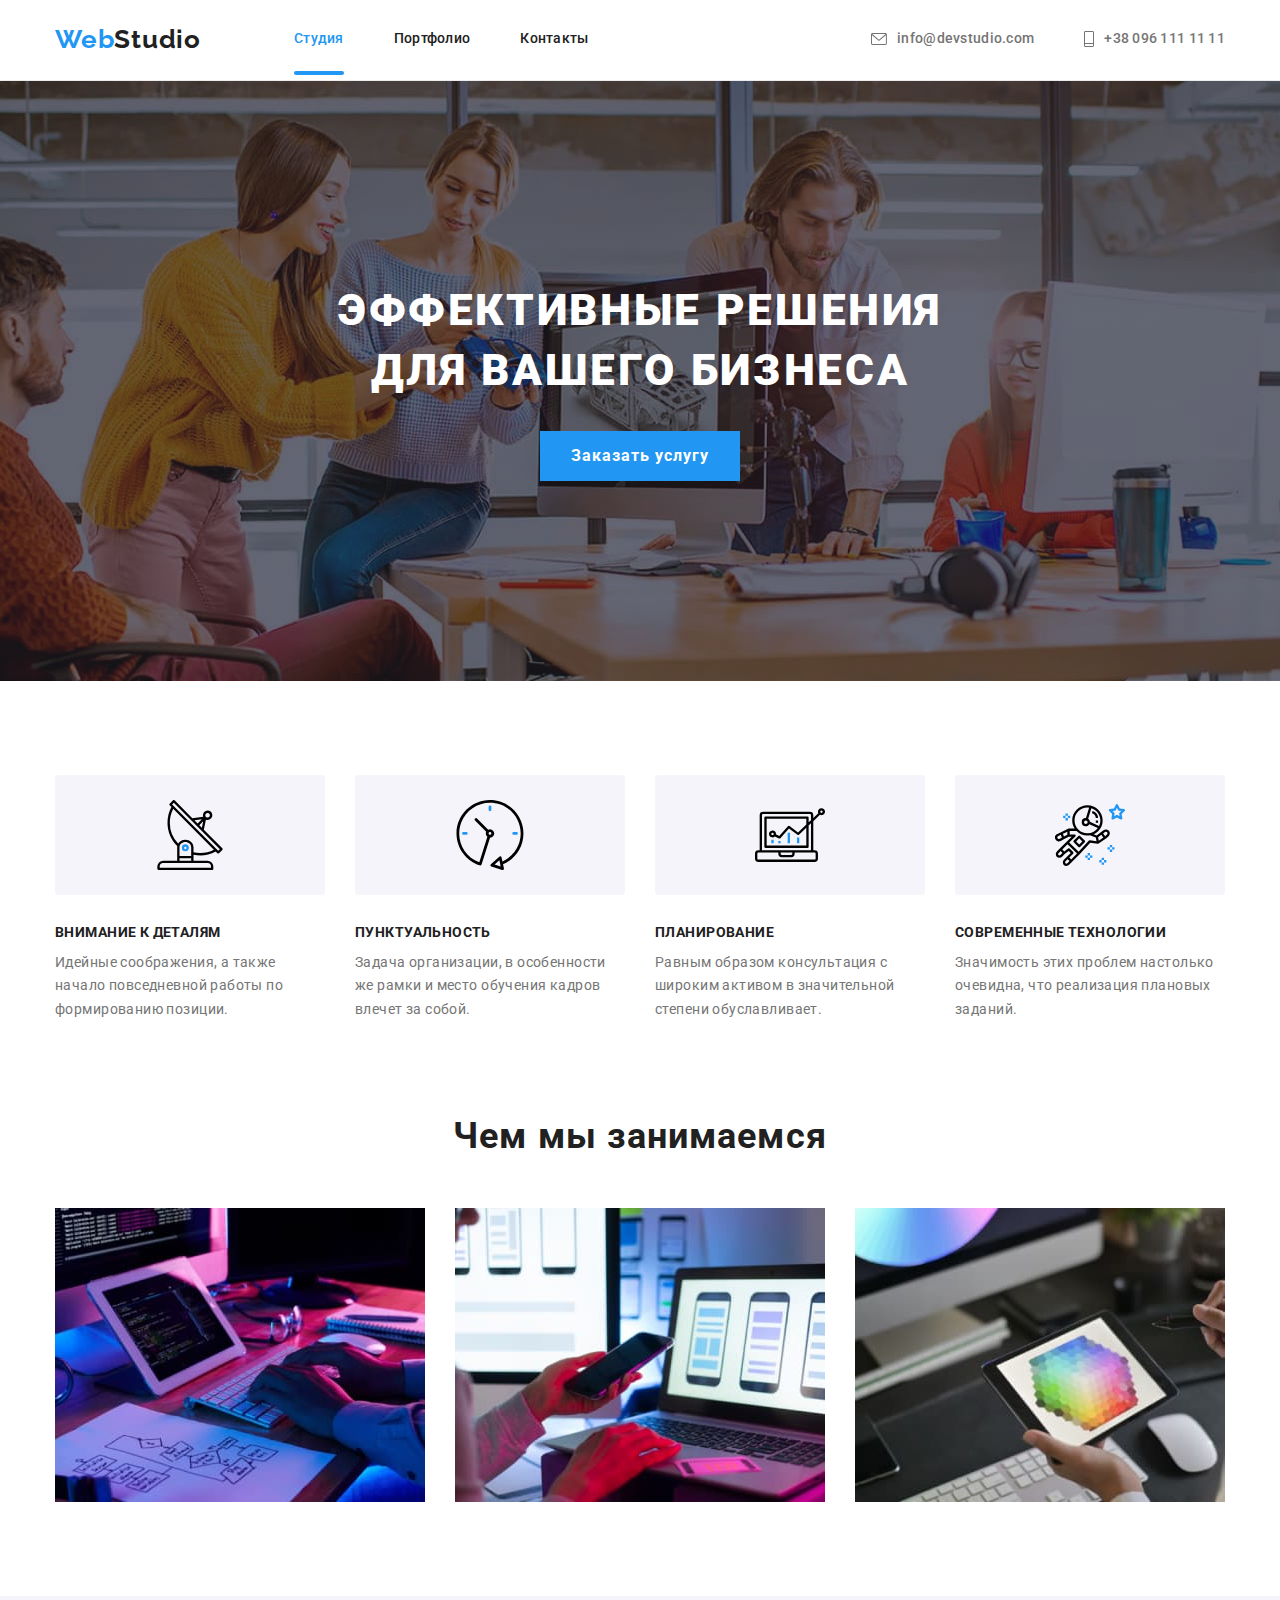
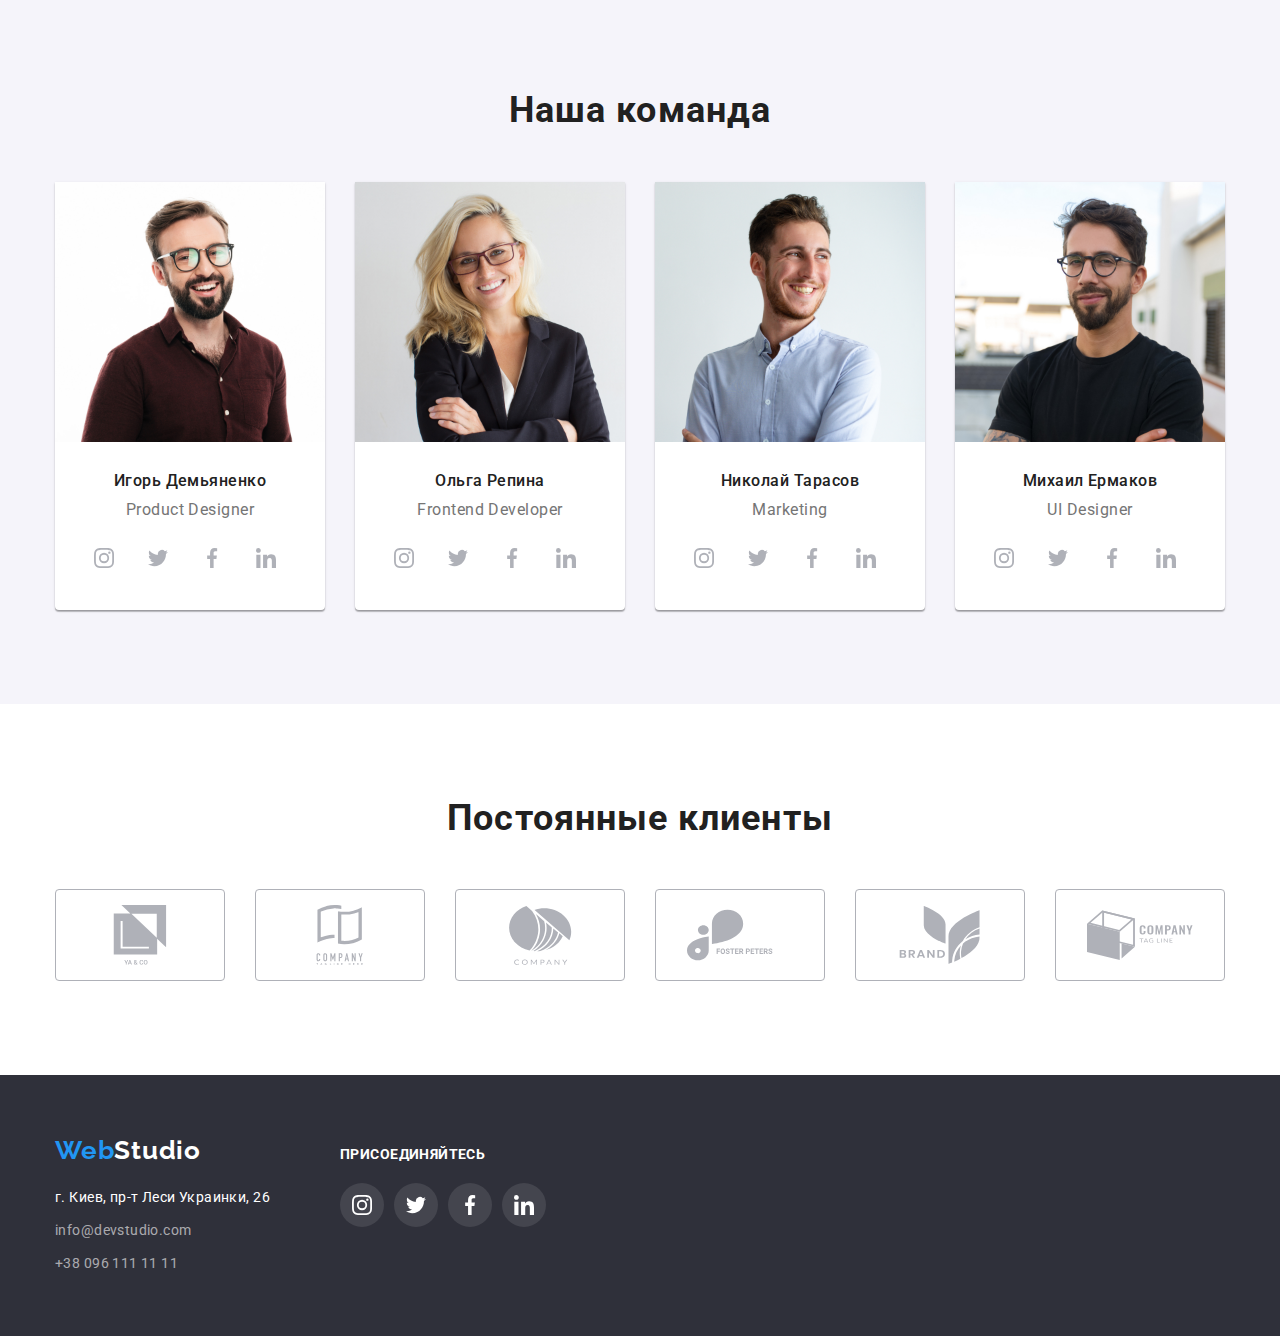
<file: index.html>
<!DOCTYPE html>
<html lang="ru">
<head>
    <meta charset="UTF-8">
    <meta http-equiv="X-UA-Compatible" content="IE=edge">
    <meta name="viewport" content="width=device-width, initial-scale=1.0">
    <title>Студия</title>
    <link rel="preconnect" href="https://fonts.googleapis.com">
    <link rel="preconnect" href="https://fonts.gstatic.com" crossorigin>
    <link href="https://fonts.googleapis.com/css2?family=Raleway:wght@700&family=Roboto:wght@400;500;700;900&display=swap" rel="stylesheet">
    <link rel="stylesheet" href="https://cdnjs.cloudflare.com/ajax/libs/modern-normalize/1.1.0/modern-normalize.min.css">
    <link rel="stylesheet" href="./css/styles.css">
</head>
<body>
    <!-- Шапка  -->
    <header class="header">
       <div class="container main-nav">
            <!-- Logo -->
            <a href="./index.html" class="header-logo link"><span class="prelogo">Web</span>Studio</a>
            <nav class="heder-nav">
            <!-- nav-menu -->
                <ul class="heder-nav-list list">
                    <li class="heder-item">
                        <a class="heder-link current link" href="./index.html">Студия</a>
                    </li>
                    <li class="heder-item">
                        <a class="heder-link link" href="./portfolio.html">Портфолио</a>
                    </li>
                    <li class="heder-item">
                        <a class="heder-link link" href="">Контакты</a>
                    </li>
                </ul>
            </nav>
            <!-- menu-contacts -->
            <ul class="nav-contacts list">
                <li class="nav-contacts-item">
                    <a class="heder-cont-link link" href="mailto:info@devstudio.com">
                        <svg class="heder-cont-icon" width="16px" height="12px">
                            <use href="./images/icons.svg#icon-mail"></use>
                        </svg>
                        info@devstudio.com
                    </a>
                </li>
                <li class="nav-contacts-item">
                    <a class="heder-cont-link link icon-phone" href="tel:+380961111111">
                        <svg class="heder-cont-icon" width="10px" height="16px">
                            <use href="./images/icons.svg#icon-phone"></use>
                        </svg>
                        +38 096 111 11 11
                    </a>
                </li>
            </ul> 
       </div>      
    </header>
    
    <!-- content-page -->
    <main class="main-content">
        <!-- hero -->
        <section class="hero-section">
            <div class="hero-content container">
                <h1 class="hero-title">Эффективные решения <br> для вашего бизнеса</h1>
                <button class="hero-btn" type="button" data-modal-open>Заказать услугу</button>
            </div>
        </section>
        <!-- About -->
        <section class="about-section">
            <div class="container">
                <h2 class="about-title visually-hidden">Особенности</h2>
                <ul class="about-list list">
                    <li class="about-item">
                        <div class="about-icons">
                            <svg class="about-icon">
                                <use href="./images/icons.svg#icon-antenna"></use>
                            </svg>
                        </div>
                        <h3 class="about-list-title">Внимание к деталям</h3>
                        <p class="about-list-text">Идейные соображения, а также начало повседневной работы по формированию позиции.</p>
                    </li>
                    <li class="about-item">
                        <div class="about-icons">
                            <svg class="about-icon">
                                <use href="./images/icons.svg#icon-clock"></use>
                            </svg>
                        </div>
                        <h3 class="about-list-title">Пунктуальность</h3>
                        <p class="about-list-text">Задача организации, в особенности же рамки и место обучения кадров влечет за собой.</p>
                    </li>
                    <li class="about-item">
                        <div class="about-icons">
                            <svg class="about-icon">
                                <use href="./images/icons.svg#icon-diagram"></use>
                            </svg>
                        </div>
                        <h3 class="about-list-title">Планирование</h3>
                        <p class="about-list-text">Равным образом консультация с широким активом в значительной степени обуславливает.</p>
                    </li>
                    <li class="about-item">
                        <div class="about-icons">
                            <svg class="about-icon">
                                <use href="./images/icons.svg#icon-astronaut"></use>
                            </svg>
                        </div>
                        <h3 class="about-list-title">Современные технологии</h3>
                        <p class="about-list-text">Значимость этих проблем настолько очевидна, что реализация плановых заданий.</p>
                    </li>
                </ul>
            </div>
        </section>
        <!-- service -->
        <section class="service-section">
            <div class="container">
                <h2 class="service-title section-title">Чем мы занимаемся</h2>
                
                <ul class="service-list list">
                    <li class="service-item">
                        <img src="./images/img1.jpg" alt="Набирает на клавиатуре" width=370>
                    </li>
                    
                    <li class="service-item">
                        <img src="./images/img2.jpg" alt="тестирует мобильные приложения" width=370>
                    </li>
                    
                    <li class="service-item">
                        <img src="./images/img3.jpg" alt="палитра цветов" width=370>
                    </li>
                </ul>
            </div>
        </section>
        <!-- Наша команда -->
        <section class="masters">
            <div class="container">
                <h2 class="masters-title section-title">Наша команда</h2>
                
                <ul class="masters-list list">
                    <li class="masters-item">
                        <article class="card">
                            <div class="masters-item-card">
                                <img src="./images/img4.jpg" alt="Игорь Демьяненко" width="270">
                                <h3 class="masters-item-title">Игорь Демьяненко</h3>
                                <p lang="en" class="masters-item-text">Product Designer</p>
                                <ul class="masters-soc-list list">
                                    <li class="masters-soc-item">
                                        <a href="" class="masters-soc-link">
                                            <svg class="masters-soc-icon">
                                                <use href="./images/icons.svg#icon-instagram"></usehref></use>
                                            </svg>
                                        </a>
                                    </li>
                                    <li class="masters-soc-item">
                                        <a href="" class="masters-soc-link">
                                            <svg class="masters-soc-icon">
                                                <use href="./images/icons.svg#icon-twitter"></use>
                                            </svg>
                                        </a>
                                    </li>
                                    <li class="masters-soc-item">
                                        <a href="" class="masters-soc-link">
                                            <svg class="masters-soc-icon">
                                                <use href="./images/icons.svg#icon-facebook"></use>
                                            </svg>
                                        </a>
                                    </li>
                                    <li class="masters-soc-item">
                                        <a href="" class="masters-soc-link">
                                            <svg class="masters-soc-icon">
                                                <use href="./images/icons.svg#icon-linkedin"></use>
                                            </svg>
                                        </a>
                                    </li>
                                </ul>
                            </div>
                        </article>                       
                    </li>

                    <li class="masters-item">
                        <article class="card">
                            <div class="masters-item-card">
                                <img src="./images/img5.jpg" alt="Ольга Репина" width="270">
                                <h3 class="masters-item-title">Ольга Репина</h3>
                                <p lang="en" class="masters-item-text">Frontend Developer</p>
                                <ul class="masters-soc-list list">
                                    <li class="masters-soc-item">
                                        <a href="" class="masters-soc-link">
                                            <svg class="masters-soc-icon">
                                                <use href="./images/icons.svg#icon-instagram"></usehref></use>
                                            </svg>
                                        </a>
                                    </li>
                                    <li class="masters-soc-item">
                                        <a href="" class="masters-soc-link">
                                            <svg class="masters-soc-icon">
                                                <use href="./images/icons.svg#icon-twitter"></use>
                                            </svg>
                                        </a>
                                    </li>
                                    <li class="masters-soc-item">
                                        <a href="" class="masters-soc-link">
                                            <svg class="masters-soc-icon">
                                                <use href="./images/icons.svg#icon-facebook"></use>
                                            </svg>
                                        </a>
                                    </li>
                                    <li class="masters-soc-item">
                                        <a href="" class="masters-soc-link">
                                            <svg class="masters-soc-icon">
                                                <use href="./images/icons.svg#icon-linkedin"></use>
                                            </svg>
                                        </a>
                                    </li>
                                </ul>
                            </div>
                        </article>                        
                    </li>

                    <li class="masters-item">
                        <article class="card">
                            <div class="masters-item-card">
                                <img src="./images/img6.jpg" alt="Николай Тарасов" width="270">
                                <h3 class="masters-item-title">Николай Тарасов</h3>
                                <p lang="en" class="masters-item-text">Marketing</p>
                                <ul class="masters-soc-list list">
                                    <li class="masters-soc-item">
                                        <a href="" class="masters-soc-link">
                                            <svg class="masters-soc-icon">
                                                <use href="./images/icons.svg#icon-instagram"></usehref></use>
                                            </svg>
                                        </a>
                                    </li>
                                    <li class="masters-soc-item">
                                        <a href="" class="masters-soc-link">
                                            <svg class="masters-soc-icon">
                                                <use href="./images/icons.svg#icon-twitter"></use>
                                            </svg>
                                        </a>
                                    </li>
                                    <li class="masters-soc-item">
                                        <a href="" class="masters-soc-link">
                                            <svg class="masters-soc-icon">
                                                <use href="./images/icons.svg#icon-facebook"></use>
                                            </svg>
                                        </a>
                                    </li>
                                    <li class="masters-soc-item">
                                        <a href="" class="masters-soc-link">
                                            <svg class="masters-soc-icon">
                                                <use href="./images/icons.svg#icon-linkedin"></use>
                                            </svg>
                                        </a>
                                    </li>
                                </ul>
                            </div>
                        </article>                        
                    </li>

                    <li class="masters-item">
                        <article class="card">
                            <div class="masters-item-card">
                             <img src="./images/img7.jpg" alt="Михаил Ермаков" width="270">
                             <h3 class="masters-item-title">Михаил Ермаков</h3>
                             <p lang="en" class="masters-item-text">UI Designer</p>
                             <ul class="masters-soc-list list">
                                <li class="masters-soc-item">
                                    <a href="" class="masters-soc-link">
                                        <svg class="masters-soc-icon">
                                            <use href="./images/icons.svg#icon-instagram"></usehref></use>
                                        </svg>
                                    </a>
                                </li>
                                <li class="masters-soc-item">
                                    <a href="" class="masters-soc-link">
                                        <svg class="masters-soc-icon">
                                            <use href="./images/icons.svg#icon-twitter"></use>
                                        </svg>
                                    </a>
                                </li>
                                <li class="masters-soc-item">
                                    <a href="" class="masters-soc-link">
                                        <svg class="masters-soc-icon">
                                            <use href="./images/icons.svg#icon-facebook"></use>
                                        </svg>
                                    </a>
                                </li>
                                <li class="masters-soc-item">
                                    <a href="" class="masters-soc-link">
                                        <svg class="masters-soc-icon">
                                            <use href="./images/icons.svg#icon-linkedin"></use>
                                        </svg>
                                    </a>
                                </li>
                            </ul>
                            </div>
                        </article>                        
                    </li>
                </ul>
            </div>
        </section>
        <!-- -------customers------- -->
        <section class="customers">
            <div class="container">
                <h2 class="customers-title section-title">
                    Постоянные клиенты
                </h2>
                <ul class="customers-list list">
                    <li class="customers-item">
                        <a href="" class="customers-item-link link">
                            <svg class="customers-icon">
                                <use href="./images/icons.svg#icon-yaco"></use>
                            </svg>
                        </a>
                        
                    </li>
                    <li class="customers-item">
                        <a href="" class="customers-item-link link">
                            <svg class="customers-icon">
                                <use href="./images/icons.svg#icon-taglinehere"></use>
                            </svg>
                        </a>
                        
                    </li>
                    <li class="customers-item">
                        <a href="" class="customers-item-link link">
                            <svg class="customers-icon">
                                <use href="./images/icons.svg#icon-company"></use>
                            </svg>
                        </a>
                    </li>
                    <li class="customers-item">
                        <a href="" class="customers-item-link link">
                            <svg class="customers-icon">
                                <use href="./images/icons.svg#icon-foster"></use>
                            </svg>
                        </a>
                    </li>
                    <li class="customers-item">
                        <a href="" class="customers-item-link link">
                            <svg class="customers-icon">
                                <use href="./images/icons.svg#icon-brand"></use>
                            </svg>
                        </a>
                    </li>
                    <li class="customers-item">
                        <a href="" class="customers-item-link link">
                            <svg class="customers-icon">
                                <use href="./images/icons.svg#icon-tagline"></use>
                            </svg>
                        </a>
                    </li>
                </ul>
            </div>
        </section>
    </main>
    <!-- Footer page  -->
    <footer class="footer">
        <div class="container container-footer">
            <div class="container-adress">
                <a class="footer-logo link" href="">
                    <span class="prelogo">Web</span>Studio
                </a>
                <address class="footer-adress">
                    г. Киев, пр-т Леси Украинки, 26
                </address>
                <ul class="footer-list list">
                    <li class="footer-item">
                        <a class="footer-cont link" href="mailto:info@devstudio.com">info@devstudio.com</a>
                    </li>
                    <li class="footer-item">
                        <a class="footer-cont link" href="tel:+380961111111">+38 096 111 11 11</a>
                    </li>
                </ul>
            </div>
        
            <div class="footer-soc">
                <h3 class="footer-soc-title">
                    присоединяйтесь
                </h3>
                <ul class="footer-soc-list list">
                    <li class="footer-soc-item">
                        <a href="https://www.instagram.com/" class="footer-soc-link link">
                            <svg class="footer-soc-icon">
                                <use href="./images/icons.svg#icon-instagram"></use>
                            </svg>
                        </a>  
                    </li>
                    <li class="footer-soc-item">
                        <a href="https://twitter.com/" class="footer-soc-link link">
                            <svg class="footer-soc-icon">
                                <use href="./images/icons.svg#icon-twitter"></use>
                            </svg>
                        </a>
                    </li>
                    <li class="footer-soc-item">
                        <a href="https://www.facebook.com/" class="footer-soc-link link">
                            <svg class="footer-soc-icon">
                                    <use href="./images/icons.svg#icon-facebook"></use>
                            </svg>
                        </a>
                    </li>
                    <li class="footer-soc-item">
                        <a href="https://ua.linkedin.com/" class="footer-soc-link link">
                            <svg class="footer-soc-icon">
                                <use href="./images/icons.svg#icon-linkedin"></use>
                            </svg>
                        </a>
                    </li>
                </ul>
            </div>
        </div>    
    </footer>
    <div class="backdrop is-hidden" data-modal>
        <div class="modal">
            <button class="modal-close-btn" data-modal-close>
                <svg class="icon-colse-btn" width="18" height="18">
                    <use href="./images/icons.svg#icon-close-btn"></use>
                </svg>
            </button>
        </div>
    </div>
    <script src="./js/modal.js"></script>
</body> 
</html>
</file>
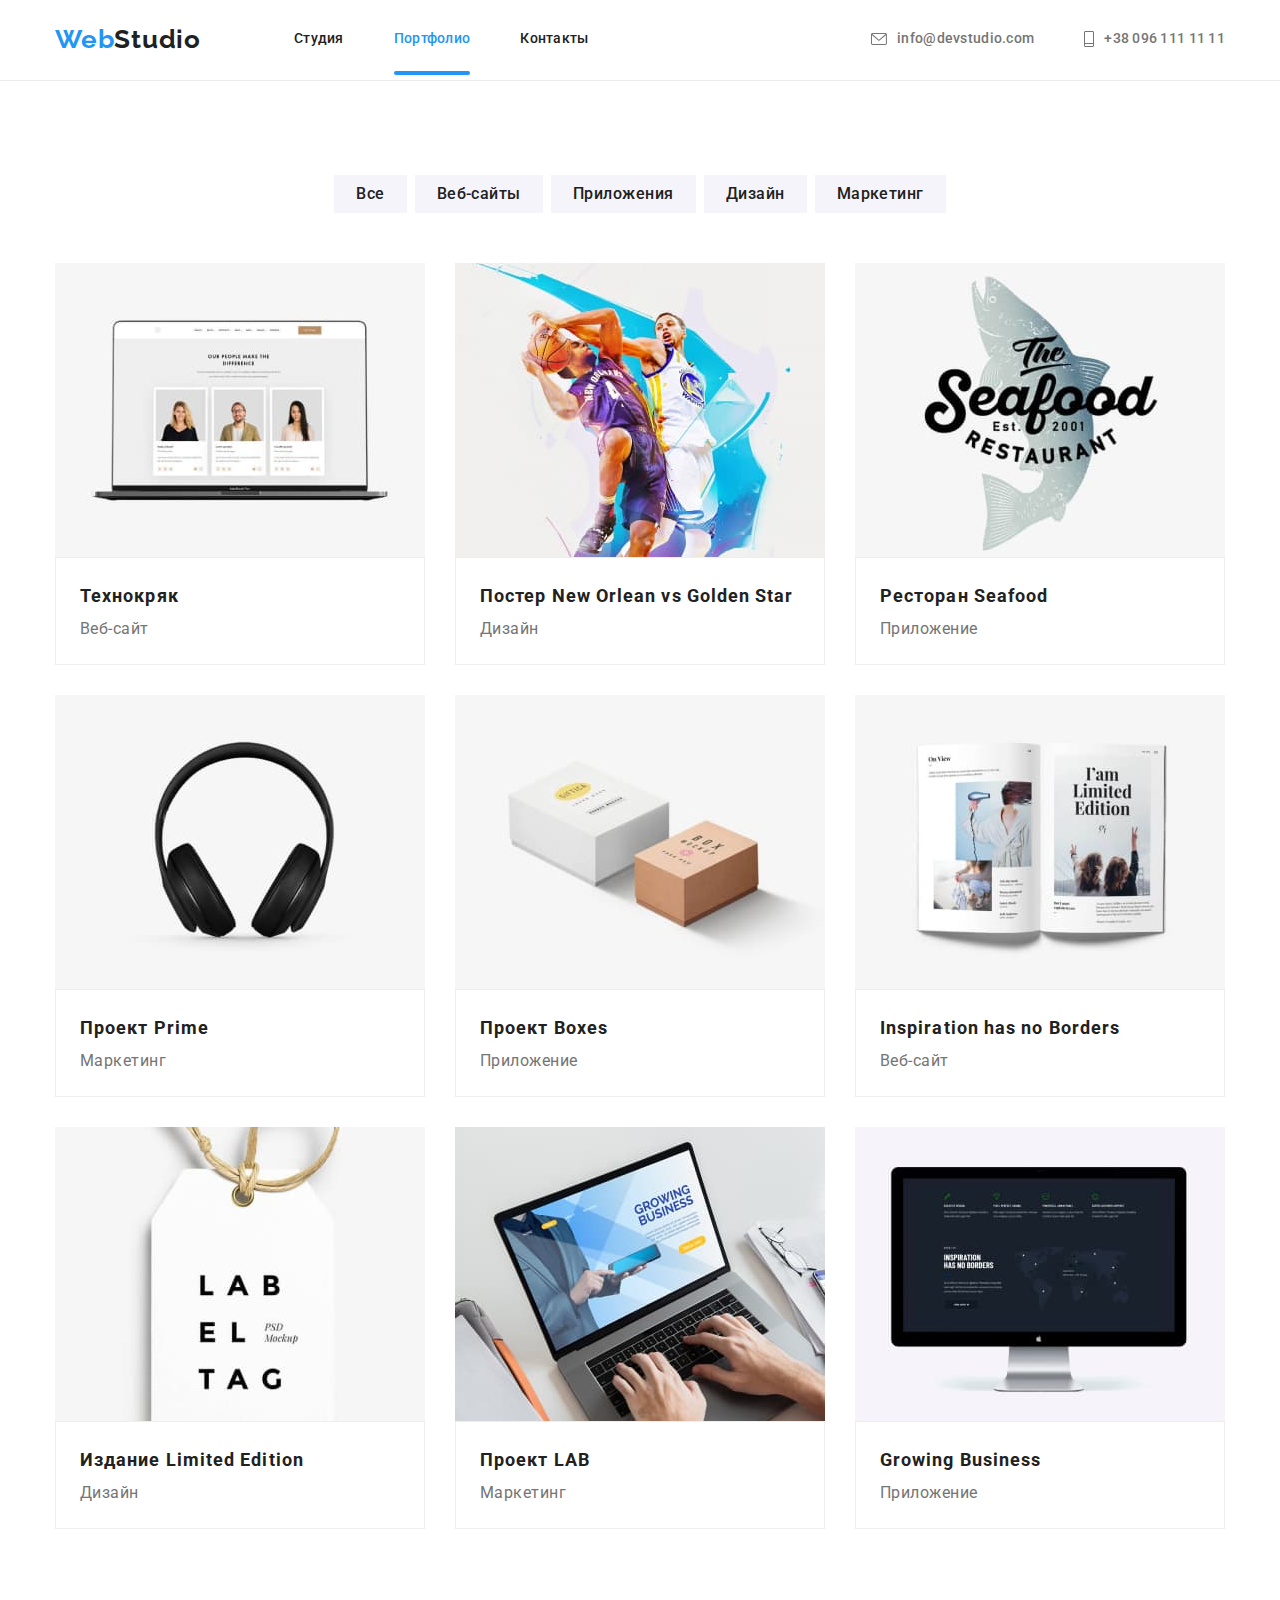
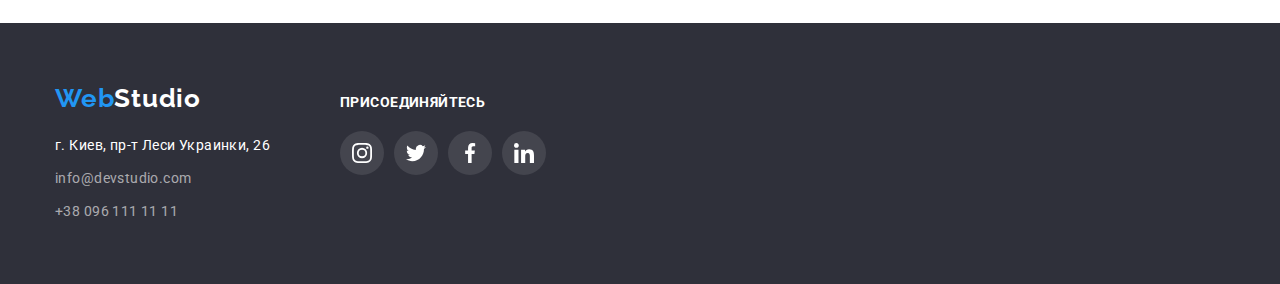
<file: portfolio.html>
<!DOCTYPE html>
<html lang="ru">
<head>
    <meta charset="UTF-8">
    <meta http-equiv="X-UA-Compatible" content="IE=edge">
    <meta name="viewport" content="width=device-width, initial-scale=1.0">
    <title>Поптфолио</title>
    <link rel="preconnect" href="https://fonts.googleapis.com">
    <link rel="preconnect" href="https://fonts.gstatic.com" crossorigin>
    <link href="https://fonts.googleapis.com/css2?family=Raleway:wght@700&family=Roboto:wght@400;500;700;900&display=swap" rel="stylesheet">
    <link rel="stylesheet" href="https://cdnjs.cloudflare.com/ajax/libs/modern-normalize/1.1.0/modern-normalize.min.css">
    <link rel="stylesheet" href="./css/styles.css">
</head>
<body>
    <!------- HEDER----  -->
    <header class="header">
        <div class="container main-nav">
        <!-- Logo -->
        <a href="./index.html" class="header-logo link"><span class="prelogo">Web</span>Studio</a>
        <nav class="heder-nav">
        <!-- nav-menu -->
            <ul class="heder-nav-list list">
                <li class="heder-item">
                    <a class="heder-link link" href="./index.html">Студия</a>
                </li>
                <li class="heder-item">
                    <a class="heder-link link current" href="./portfolio.html">Портфолио</a>
                </li>
                <li class="heder-item">
                    <a class="heder-link link" href="">Контакты</a>
                </li>
            </ul>
        </nav>
        <!-- menu-contacts -->
        <ul class="nav-contacts list">
            <li class="nav-contacts-item">
                <a class="heder-cont-link link" href="mailto:info@devstudio.com">
                    <svg class="heder-cont-icon" width="16px" height="12px">
                        <use href="./images/icons.svg#icon-mail"></use>
                    </svg>
                    info@devstudio.com
                </a>
            </li>
            <li class="nav-contacts-item" >
                <a class="heder-cont-link link icon-phone" href="tel:+380961111111" >
                    <svg class="heder-cont-icon" width="10px" height="16px">
                        <use href="./images/icons.svg#icon-phone"></use>
                    </svg>
                    +38 096 111 11 11
                </a>
            </li>
        </ul> 
   </div>      
    </header>
    
    <!-- content-page -->
    <main class="main-portfolio">
        <!-- -------filter-btn (fbtn)----- -->
            <div class="container">
                <ul class="fbtn-list list">
                    <li class="fbtn-item">
                        <button class="filter-btn" type="button">Все</button>
                    </li>
                    <li class="fbtn-item">
                        <button class="filter-btn" type="button">Веб-сайты</button>
                    </li>
                    <li class="fbtn-item">
                        <button class="filter-btn" type="button">Приложения</button>
                    </li>
                    <li class="fbtn-item">
                        <button class="filter-btn" type="button">Дизайн</button>
                    </li>
                    <li class="fbtn-item">
                        <button class="filter-btn" type="button">Маркетинг</button>
                    </li>
                </ul>
            </div>
            <!-- --------Cards------ -->
            <div class="container">
                <ul class="cards-list list">
                    <li class="card-item">
                        <a class="card-link link" href="">
                            <div class="card-top-wrap">
                                <img src="./images/portfolio/portfolio-card-1.jpg" alt="Технокряк" width="370">
                                <p class="card-backgraund-text">Ресурс предлагает комплексные предложения с разным уровнем функционала и сервисов. Все это позволит посетителю получить исчерпывающие сведения о компании или частном лице.</p>
                            </div>
                            
                            <div class="card-item-deskripion">
                                <h2 class="card-title">Технокряк</h2>
                                <p class="card-text">Веб-сайт</p>
                                
                            </div>                            
                        </a>
                    </li>
                    <li class="card-item">
                        <a class="card-link link" href="">
                            <img src="./images/portfolio/portfolio-card-2.jpg" alt="Постер New Orlean" width="370">
                            <div class="card-item-deskripion">
                                <h2 class="card-title">Постер New Orlean vs Golden Star</h2>
                                <p class="card-text">Дизайн</p>
                                <p class="card-backgraundtext visually-hidden">Lorem ipsum dolor sit amet consectetur adipisicing elit. Asperiores necessitatibus non hic laudantium, incidunt harum, itaque quo tempore doloremque beatae aspernatur expedita, atque quae eius culpa. Magni quaerat repellendus vitae.</p>
                            </div>                            
                        </a>
                    </li>
                    <li class="card-item">
                        <a class="card-link link" href="">
                            <img src="./images/portfolio/portfolio-card-3.jpg" alt="Ресторан Seafood" width="370">
                            <div class="card-item-deskripion">
                                <h2 class="card-title">Ресторан Seafood</h2>
                                <p class="card-text">Приложение</p>
                                <p class="card-backgraundtext visually-hidden">Lorem ipsum dolor sit amet consectetur adipisicing elit. Asperiores necessitatibus non hic laudantium, incidunt harum, itaque quo tempore doloremque beatae aspernatur expedita, atque quae eius culpa. Magni quaerat repellendus vitae.</p>
                            </div>                            
                        </a>
                    </li>
                    <li class="card-item">
                        <a class="card-link link" href="">
                            <img src="./images/portfolio/portfolio-card-4.jpg" alt="Проект Prime" width="370">
                            <div class="card-item-deskripion">
                                <h2 class="card-title">Проект Prime</h2>
                                <p class="card-text">Маркетинг</p>
                                <p class="card-backgraundtext visually-hidden">Lorem ipsum dolor sit amet consectetur adipisicing elit. Asperiores necessitatibus non hic laudantium, incidunt harum, itaque quo tempore doloremque beatae aspernatur expedita, atque quae eius culpa. Magni quaerat repellendus vitae.</p>
                            </div>                            
                        </a>
                    </li>
                    <li class="card-item">
                        <a class="card-link link" href="Проект Boxes">
                            <img src="./images/portfolio/portfolio-card-5.jpg" alt="" width="370">
                            <div class="card-item-deskripion">
                                <h2 class="card-title">Проект Boxes</h2>
                                <p class="card-text">Приложение</p>
                                <p class="card-backgraundtext visually-hidden">Lorem ipsum dolor sit amet consectetur adipisicing elit. Asperiores necessitatibus non hic laudantium, incidunt harum, itaque quo tempore doloremque beatae aspernatur expedita, atque quae eius culpa. Magni quaerat repellendus vitae.</p>
                            </div>                            
                        </a>
                    </li>
                    <li class="card-item">
                        <a class="card-link link" href="">
                            <img src="./images/portfolio/portfolio-card-7.jpg" alt="Inspiration" width="370">
                            <div class="card-item-deskripion">
                                <h2 class="card-title">Inspiration has no Borders</h2>
                                <p class="card-text">Веб-сайт</p>
                                <p class="card-backgraundtext visually-hidden">Lorem ipsum dolor sit amet consectetur adipisicing elit. Asperiores necessitatibus non hic laudantium, incidunt harum, itaque quo tempore doloremque beatae aspernatur expedita, atque quae eius culpa. Magni quaerat repellendus vitae.</p>
                            </div>                            
                        </a>
                    </li>
                    <li class="card-item">
                        <a class="card-link link" href="">
                            <img src="./images/portfolio/portfolio-card-8.jpg" alt="Издание Limited Edition" width="370">
                            <div class="card-item-deskripion">
                                <h2 class="card-title">Издание Limited Edition</h2>
                                <p class="card-text">Дизайн</p>
                                <p class="card-backgraundtext visually-hidden">Lorem ipsum dolor sit amet consectetur adipisicing elit. Asperiores necessitatibus non hic laudantium, incidunt harum, itaque quo tempore doloremque beatae aspernatur expedita, atque quae eius culpa. Magni quaerat repellendus vitae.</p>
                            </div>
                        </a>
                    </li>
                    <li class="card-item">
                        <a class="card-link link" href="">
                            <img src="./images/portfolio/portfolio-card-9.jpg" alt="Проект LAB" width="370">
                            <div class="card-item-deskripion">
                                <h2 class="card-title">Проект LAB</h2>
                                <p class="card-text">Маркетинг</p>
                                <p class="card-backgraundtext visually-hidden">Lorem ipsum dolor sit amet consectetur adipisicing elit. Asperiores necessitatibus non hic laudantium, incidunt harum, itaque quo tempore doloremque beatae aspernatur expedita, atque quae eius culpa. Magni quaerat repellendus vitae.</p>
                            </div>                            
                        </a>
                    </li>
                    <li class="card-item">
                        <a class="card-link link" href="">
                            <img src="./images/portfolio/portfolio-card-6.jpg" alt="Growing Business" width="370">
                            <div class="card-item-deskripion">
                                <h2 class="card-title">Growing Business</h2>
                                <p class="card-text">Приложение</p>
                                <p class="card-backgraundtext visually-hidden">Lorem ipsum dolor sit amet consectetur adipisicing elit. Asperiores necessitatibus non hic laudantium, incidunt harum, itaque quo tempore doloremque beatae aspernatur expedita, atque quae eius culpa. Magni quaerat repellendus vitae.</p>
                            </div>                            
                        </a>
                    </li>
                </ul>
            </div>
     
    </main>
        <!-- Footer page  -->
    <footer class="footer">
        <div class="container container-footer">
            <div class="container-adress">
                <a class="footer-logo link" href="">
                    <span class="prelogo">Web</span>Studio
                </a>
                <address class="footer-adress">
                    г. Киев, пр-т Леси Украинки, 26
                </address>
                <ul class="footer-list list">
                    <li class="footer-item">
                        <a class="footer-cont link" href="mailto:info@devstudio.com">info@devstudio.com</a>
                    </li>
                    <li class="footer-item">
                        <a class="footer-cont link" href="tel:+380961111111">+38 096 111 11 11</a>
                    </li>
                </ul>
            </div>
        
            <div class="footer-soc">
                <h3 class="footer-soc-title">
                    присоединяйтесь
                </h3>
                <ul class="footer-soc-list list">
                    <li class="footer-soc-item">
                        <a href="https://www.instagram.com/" class="footer-soc-link link">
                            <svg class="footer-soc-icon">
                                <use href="./images/icons.svg#icon-instagram"></use>
                            </svg>
                        </a>  
                    </li>
                    <li class="footer-soc-item">
                        <a href="https://twitter.com/" class="footer-soc-link link">
                            <svg class="footer-soc-icon">
                                <use href="./images/icons.svg#icon-twitter"></use>
                            </svg>
                        </a>
                    </li>
                    <li class="footer-soc-item">
                        <a href="https://www.facebook.com/" class="footer-soc-link link">
                            <svg class="footer-soc-icon">
                                    <use href="./images/icons.svg#icon-facebook"></use>
                            </svg>
                        </a>
                    </li>
                    <li class="footer-soc-item">
                        <a href="https://ua.linkedin.com/" class="footer-soc-link link">
                            <svg class="footer-soc-icon">
                                <use href="./images/icons.svg#icon-linkedin"></use>
                            </svg>
                        </a>
                    </li>
                </ul>
            </div>
        </div>    
    </footer>
</body> 
</html>
</file>
<file: css/styles.css>
:root {
  --title-color: #212121;
  --text-color: #757575;
  --accent-color: #2196f3;
  --btn-color: #ffffff;
  --portfol-btn: #f5f4fa;
  --acent-btn-hover: #188ce8;
  --hero-bg-color: #2f303a;
  --main-bg-color: #e5e5e5;
  --card-set-gep: 30px;
  --card-shadow: 0px 1px 3px rgba(0, 0, 0, 0.12), 0px 1px 1px rgba(0, 0, 0, 0.14), 0px 2px 1px rgba(0, 0, 0, 0.2);
  --padin-botom-sect: 94px;
  
}

body {
  font-family: "Roboto";
 }
img {
  display: block;
  max-width: 100%;
}
h1, h2, h3, p, ul {
  margin: 0;
}

.link {
  text-decoration: none;
}
.list {
  list-style: none;
  padding-left: 0;
}
.section-title {
  margin-top: 0;
  margin-bottom: 0;
  font-weight: 700;
  font-size: 36px;
  line-height: 1.16;
  text-align: center;
  letter-spacing: 0.03em;
  color: var(--title-color);
}

.visually-hidden {
  position: absolute;
  white-space: nowrap;
  width: 1px;
  height: 1px;
  overflow: hidden;
  border: 0;
  padding: 0;
  clip: rect(0 0 0 0);
  clip-path: inset(50%);
  margin: -1px;
}
.container {
  width: 1200px;
  padding-left: 15px;
  padding-right: 15px;
  margin-left: auto;
  margin-right: auto;

  /* outline: 2px solid tomato; */
}

.header-logo {
  font-family: "Raleway";
  font-weight: 700;
  font-size: 26px;
  line-height: 1.19;
  letter-spacing: 0.03em;
  color: var(--title-color);
}
.prelogo {
  color: var(--accent-color);
}
/* ------------Heder---------- */
.header {
  
  background-color: #ffffff;
  border-bottom: 1px solid #ECECEC;
  padding-top: 24px;
  padding-bottom: 25px;
}
.main-nav {
  display: flex;
  align-items: center;
  
  max-height: 31px;
}
.heder-nav {
  margin-left: 93px;
}
/* -----nav-menu----- */
.heder-nav-list {
  display: flex;
  }

.heder-item {
  margin-right: 50px;
  
}
.heder-item:last-child {
  margin-right: 0;
}

.heder-link {
  display: block;
  position: relative;
  font-weight: 500;
  font-size: 14px;
  line-height: 1.14;
  letter-spacing: 0.02em;
  color: var(--title-color);
  transition: color 250ms cubic-bezier(0.4, 0, 0.2, 1);
}
.heder-link:hover,
.heder-link:focus,
.current {
  color: var(--accent-color);
}
.heder-link.current::after {
 content: '';
 position: absolute;
 left: 0;
 bottom: -28px;
 width: 100%;
 height: 4px;
 background-color: var(--accent-color);
 border-radius: 2px;
}

/* ----Heder-contacts-nav----- */
.nav-contacts {
  display: flex;
  margin-left: auto;
  
}

.nav-contacts-item + .nav-contacts-item {
  margin-left: 50px;
}
.heder-cont-link {
  display: flex;
  align-items: center;
  font-weight: 500;
  font-size: 14px;
  line-height: 1.14;
  letter-spacing: 0.02em;
  color: var(--text-color);
  transition: color 250ms cubic-bezier(0.4, 0, 0.2, 1);
}
.heder-cont-link:hover,
.heder-cont-link:focus {
  color: var(--accent-color);
}
.heder-cont-icon {
  /* width: 16px;
  height: 16px; */
  margin-right: 10px;
  background-size: contain;
  background-repeat: no-repeat;
  background-position: center;
  align-items: center;
  fill: currentColor;
}

/* ----------Hero----------- */
.hero-section {
  max-width: 1600px;
  margin-left: auto;
  margin-right: auto;
  background-image: linear-gradient(
    to right, 
    rgba(47, 48, 58, 0.4),
    rgba(47, 48, 58, 0.4)), url(../images/hero-bg.jpg);
  background-color: var(--hero-bg-color);
  background-repeat: no-repeat;
  background-position: center;
  background-size: cover;
  text-align: center;
  padding-top: 200px;
  padding-bottom: 200px;
}

.hero-title {
  margin-top: 0;
  margin-bottom: 30px;
  font-weight: 900;
  font-size: 44px;
  line-height: 1.36;
  letter-spacing: 0.06em;
  text-transform: uppercase;
  color: var(--btn-color);
}
.hero-btn {
  cursor: pointer;
  font-family: inherit;
  font-weight: 700;
  font-size: 16px;
  line-height: 1.88;
  display: inline-block;
  align-items: center;
  letter-spacing: 0.06em;
  border: 0;
  width: 200px;
  height: 50px;
  
  color: var(--btn-color);
  background-color: var(--accent-color);
  transition: background-color 250ms cubic-bezier(0.4, 0, 0.2, 1);
}
.hero-btn:hover,
.hero-btn:focus {
  background-color: var(--acent-btn-hover);
}

/* -----------About---------- */
.about-section {
  padding-top: var(--padin-botom-sect);
  padding-bottom: var(--padin-botom-sect);
}

.about-list {
  display: flex;
  justify-content: space-between;
  margin-top: 0;
  margin-bottom: 0;
 }
.about-item {
  width: 270px;
}
.about-icons{
  display: flex;
  justify-content: center;
  align-items: center;
  height: 120px;
  width: 100%;
  background-color: #F5F4FA;
  border-radius: 4px;
  margin-bottom: 30px;
}
.about-icon {
  width: 70px;
  height: 70px;
  background-size: contain;
  background-repeat: no-repeat;
  background-position: center;
}

.about-list-title {
  margin-top: 0;
  margin-bottom: 10px;
  font-weight: 700;
  font-size: 14px;
  line-height: 1.14;
  letter-spacing: 0.03em;
  text-transform: uppercase;
  color: var(--title-color);
}
.about-list-text {
  margin-top: 0;
  margin-bottom: 0;
  font-size: 14px;
  line-height: 1.71;
  letter-spacing: 0.03em;
  color: var(--text-color);
}
/* -----------Service--------- */
.service-section {
  padding-bottom: var(--padin-botom-sect);
}
.service-title {
  margin-bottom: 50px;
}
.service-list {
  /* outline: 1px solid orange
  ; */
  padding: 0;
  margin: 0;
  list-style: none;
  
  display: flex;
  flex-wrap: wrap;
  margin-left: calc(-1 * var(--card-set-gep));
  margin-top: calc(-1 * var(--card-set-gep));
}

.service-item {
  /* outline: 1px solid teal; */
  flex-basis: calc(100% / 3 - var(--card-set-gep));
  margin-left: var(--card-set-gep);
  margin-top: var(--card-set-gep);
}


/* -----------Masters--------- */
.masters {
  padding-top: var(--padin-botom-sect);
  padding-bottom: var(--padin-botom-sect);
  background-color: var(--portfol-btn);
}
.masters-title {
  margin-bottom: 50px;
}
.masters-list {
  /* outline: 1px solid orange
  ; */
  padding: 0;
  margin: 0;
  /* list-style: none; */

  display: flex;
  flex-wrap: wrap;
  margin-left: calc(-1 * var(--card-set-gep));
  margin-top: calc(-1 * var(--card-set-gep));
}
.card {
  box-shadow: var(--card-shadow);
  border-radius: 0px 0px 4px 4px;
  background-color: #ffffff;
  padding-bottom: var(--card-set-gep);
}

.masters-item {
  /* outline: 1px solid teal; */
  flex-basis: calc(100% / 4 - var(--card-set-gep));
  margin-left: var(--card-set-gep);
  margin-top: var(--card-set-gep);
}
.masters-item-title {
  margin-top: var(--card-set-gep);
  margin-bottom: 0;

  font-weight: 500;
  font-size: 16px;
  line-height: 1.18;
  text-align: center;
  letter-spacing: 0.03em;
  color: var(--title-color);
}
.masters-item-text {
  margin-top: 10px;
  margin-bottom: 0;
  font-size: 16px;
  line-height: 1.18;
  text-align: center;
  letter-spacing: 0.03em;
  color: var(--text-color);
}
.masters-soc-list {
  display: flex;
  align-items: center;
  justify-content: center;
  margin-top: 16px;
}
.masters-soc-item {
  width: 44px;
  height: 44px;
  margin-right: 10px;
}
.masters-soc-link {
  width: 100%;
  height: 100%;
  border-radius: 50%;
  display: flex;
  align-items: center;
  justify-content: center;
  fill: #AFB1B8;
  transition: background-color 250ms cubic-bezier(0.4, 0, 0.2, 1), fill250ms cubic-bezier(0.4, 0, 0.2, 1);
  
}
.masters-soc-link:hover,
.masters-soc-link:focus  {
  background-color: var(--accent-color);
  fill: #FFFFFF;
}

.masters-soc-icon {
  width: 20px;
  height: 20px;
  fill: coverColor;
}

/* ----customers----- */
.customers {
  padding-top: var(--padin-botom-sect);
  padding-bottom: var(--padin-botom-sect);
}
.customers-title {
  margin-bottom: 50px;
}
.customers-list {
  padding: 0;
  margin: 0;
  display: flex;
  flex-wrap: wrap;
  margin-left: calc(-1 * var(--card-set-gep));
  margin-top: calc(-1 * var(--card-set-gep));
  }
  
.customers-item-link {
  width: 170px;
  height: 92px;
  display: flex;
  justify-content: center;
  align-items: center;
  border: 1px solid #AFB1B8;
  border-radius: 4px;
  flex-basis: calc(100% / 6 - var(--card-set-gep));
  margin-left: var(--card-set-gep);
  margin-top: var(--card-set-gep);
  fill: #AFB1B8;
  transition: border 250ms cubic-bezier(0.4, 0, 0.2, 1), fill 250ms cubic-bezier(0.4, 0, 0.2, 1);
}
.customers-item-link:hover, 
.customers-item-link:focus {
  border: 1px solid var(--accent-color);  
  fill: var(--accent-color);
  cursor: pointer;
  }
.customers-icon {
  width: 106px;
  height: 60px;
  fill: carentColor;
  
  
}
/* ----------PORTFOLIO------------- */
.main-portfolio {
  padding-top: var(--padin-botom-sect);
  padding-bottom: var(--padin-botom-sect);

}
/* ----Filter-Button---- */
.fbtn-list {
  display: flex;
  justify-content: center;
  margin: 0;
  margin-bottom: 50px;
 
}
.fbtn-item{
  margin-right: 8px;
}
.fbtn-item:last-child {
  margin-right: 0;
}
.filter-btn {
  cursor: pointer;
  font-family: inherit;
  font-weight: 500;
  font-size: 16px;
  line-height: 1.62;
  text-align: center;
  letter-spacing: 0.03em;
  color: var(--title-color);
  background-color: var(--portfol-btn);
  border: 0;
  padding: 6px 22px;
  height: 38px;

  transition: color 250ms cubic-bezier(0.4, 0, 0.2, 1), background-color 250ms cubic-bezier(0.4, 0, 0.2, 1), box-shadow 250ms cubic-bezier(0.4, 0, 0.2, 1);
}
.filter-btn:hover,
.filter-btn:focus {
  color: var(--btn-color);
  background-color: var(--accent-color);
  box-shadow: 0px 3px 1px rgba(0, 0, 0, 0.1), 0px 1px 2px rgba(0, 0, 0, 0.08), 0px 2px 2px rgba(0, 0, 0, 0.12);
}

/* ------Cards------- */
.cards-list {
  display: flex;
  flex-wrap: wrap;
  justify-content: space-between;
  margin-top: 0;
  }

.card-link {
    position: relative;
}
.card-top-wrap {
  position: relative;
  overflow: hidden;
}  
.card-backgraund-text {
  position: absolute;
  top: 0;
  padding: 63px 24px;
  background-color: rgba(33, 150, 243, 0.9);
  height: 100%;
  transform: translateY(100%);
  transition: transform 250ms cubic-bezier(0.4, 0, 0.2, 1);
  font-family: 'Roboto';
  font-weight: 400;
  font-size: 18px;
  line-height: 1.56;
  letter-spacing: 0.03em;
  color: #ffffff;

}

.card-item {
  width: 370px;
  background-color: var(--btn-color);
  margin-right: 30px;
  margin-bottom: 30px;
  transition: box-shadow 250ms cubic-bezier(0.4, 0, 0.2, 1);
  
}
.card-item:hover .card-backgraund-text,
.card-item a:focus .card-backgraund-text
 {
  transform: translateY(0);
  
}
.card-item:hover {
  box-shadow: 0px 1px 1px rgba(0, 0, 0, 0.12), 0px 4px 4px rgba(0, 0, 0, 0.06), 1px 4px 6px rgba(0, 0, 0, 0.16);
  
}
.card-item:nth-child(3n) {
  margin-right: 0;
}
.card-item:nth-last-child(-n + 3) {
  margin-bottom: 0;
}
.card-item-deskripion {
  border: 1px solid #EEEEEE;
  padding: 20px 24px;
}
.card-title {
  font-weight: 700;
  font-size: 18px;
  line-height: 2;
  letter-spacing: 0.06em;
  color: var(--title-color);
}
.card-text {
  font-size: 16px;
  line-height: 1.88;
  letter-spacing: 0.03em;
  color: var(--text-color);
}


/* -----------Foooter-------- */
.footer {
  background-color: var(--hero-bg-color);
  }
.container-footer {
  display: flex;
  align-items: baseline;
  
}
      /* ----footer-adress------ */
  .container-adress {
  display: flex;
  align-items: flex-start;
  flex-direction: column;
  padding-bottom: 60px;
  padding-top: 60px;
  margin-right: 70px;
}
.footer-logo {
  font-family: "Raleway";
  font-weight: 700;
  font-size: 26px;
  line-height: 31px;
  letter-spacing: 0.03em;
  color: var(--btn-color);
  margin-bottom: 20px;
}
.footer-adress {
  font-style: normal;
  font-size: 14px;
  line-height: 1.71;
  letter-spacing: 0.03em;
  color: var(--btn-color);
  margin-bottom: 9px;
}
.footer-list {
  margin: 0;
}
.footer-item {
  margin-bottom: 9px;
}
.footer-item:last-child {
  margin-bottom: 0px;
}
.footer-cont {
  font-size: 14px;
  line-height: 1.71;
  letter-spacing: 0.03em;
  color: rgba(255, 255, 255, 0.6);
  transition: color 250ms cubic-bezier(0.4, 0, 0.2, 1);
}
.footer-cont:hover,
.footer-cont:focus {
  color: var(--accent-color);
}

      /* ---footer-soc----- */

.footer-soc-title {
  font-family: 'Roboto';
  font-style: normal;
  font-weight: 700;
  font-size: 14px;
  line-height: 1.14;
  letter-spacing: 0.03em;
  text-transform: uppercase;
  color: #FFFFFF;
}

.footer-soc-title {
  margin-bottom: 20px;
}
.footer-soc-list {
  display: flex;
  align-items: center;
  justify-content: center;
}

.footer-soc-item {
  width: 44px;
  height: 44px;
  margin-right: 10px;
}
.footer-soc-link {
  width: 100%;
  height: 100%;
  background-color: rgba(255, 255, 255, 0.1);
  border-radius: 50%;
  display: flex;
  align-items: center;
  justify-content: center;
  fill: #FFFFFF;
  transition: background-color 250ms cubic-bezier(0.4, 0, 0.2, 1);
}
.footer-soc-icon {
  width: 20px;
  height: 20px;
  fill: coverColor;
}
.footer-soc-link:hover,
.footer-soc-link:focus {
  background-color: var(--accent-color);
  cursor: pointer;
}
.backdrop {
  height: 100%;
  width: 100%;
  background-color: rgba(0, 0, 0, 0.2);
  position: fixed;
  top: 0;
  transition: background-color 250ms cubic-bezier(0.4, 0, 0.2, 1), opacity 250ms cubic-bezier(0.4, 0, 0.2, 1), visibility 250ms cubic-bezier(0.4, 0, 0.2, 1);
}


.modal {
  width: 528px;
  min-height: 581px;
  background-color: #ffffff;
  position: absolute;
  left: 50%;
  top: 50%;
  transform: translate(-50%, -50%) scale(1);
  transition: transform 250ms cubic-bezier(0.4, 0, 0.2, 1);
  background: #FFFFFF;
  box-shadow: 0px 1px 3px rgba(0, 0, 0, 0.12), 0px 1px 1px rgba(0, 0, 0, 0.14), 0px 2px 1px rgba(0, 0, 0, 0.2);
  border-radius: 4px;
}
.backdrop.is-hidden .modal {
  transform: translate(-50%, -50%) scale(0) rotate(180deg);
}

.modal-close-btn {
  position: absolute;
  right: 8px;
  top: 8px;
  height: 30px;
  width: 30px;
  border-radius: 50%;
  border: 1px solid rgba(0, 0, 0, 0.1);
  background-color: transparent
  
}
.icon-colse-btn {
  position: absolute;
  left: 50%;
  top: 50%;
  transform: translate(-50%, -50%);
  cursor: pointer;
  fill: #000000;
}

.is-hidden {
  visibility: hidden;
  opacity: 0;
  pointer-events: none;
}
</file>
